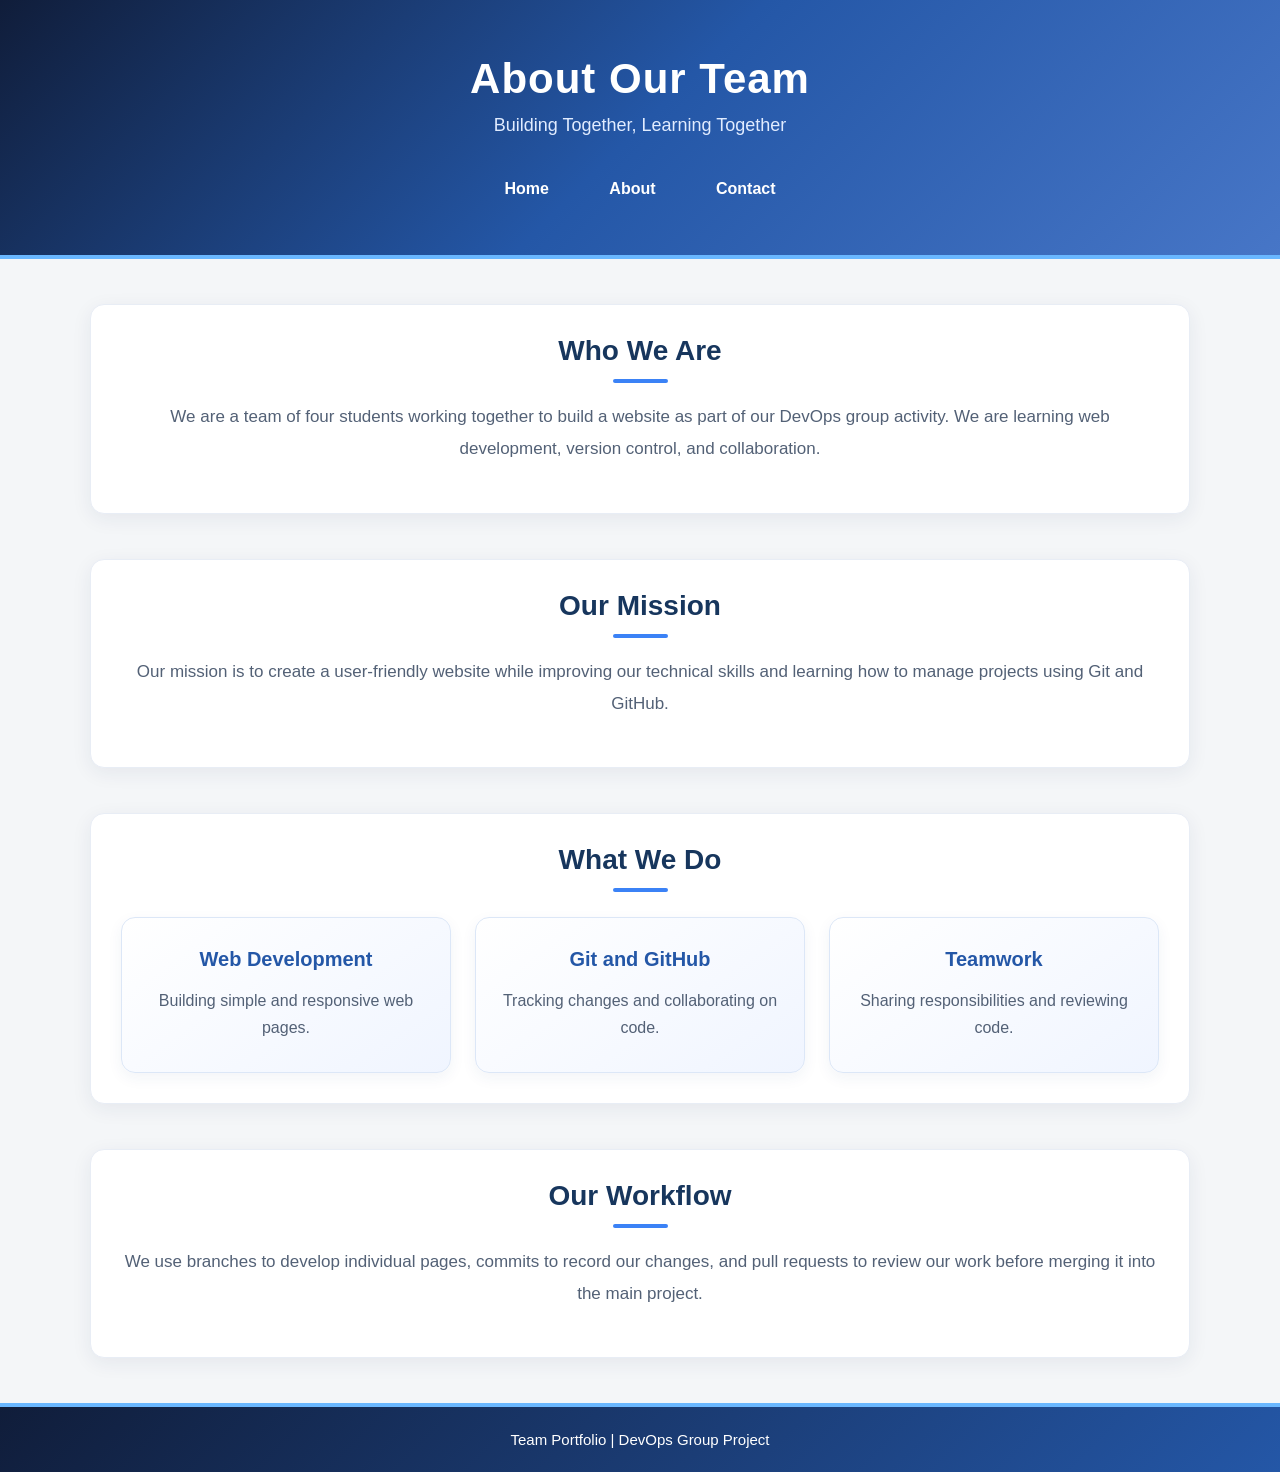
<file: about.html>
<!DOCTYPE html>
<html lang="en">
<head>
    <meta charset="UTF-8">
    <meta name="viewport" content="width=device-width, initial-scale=1.0">
    <title>About Us | Team Portfolio</title>
    <link rel="stylesheet" href="styles.css">
</head>
<body>

    <header class="about-header">
        <h1>About Our Team</h1>
        <p>Building Together, Learning Together</p>

        <nav>
            <a href="index.html">Home</a>
            <a href="about.html">About</a>
            <a href="contact.html">Contact</a>
        </nav>
    </header>

    <main class="about-container">

        <section class="about-section">
            <h2>Who We Are</h2>
            <p>
                We are a team of four students working together
                to build a website as part of our DevOps group
                activity. We are learning web development,
                version control, and collaboration.
            </p>
        </section>

        <section class="about-section">
            <h2>Our Mission</h2>
            <p>
                Our mission is to create a user-friendly website
                while improving our technical skills and learning
                how to manage projects using Git and GitHub.
            </p>
        </section>

        <section class="about-section">
            <h2>What We Do</h2>

            <div class="about-cards">
                <div class="about-card">
                    <h3>Web Development</h3>
                    <p>Building simple and responsive web pages.</p>
                </div>

                <div class="about-card">
                    <h3>Git and GitHub</h3>
                    <p>Tracking changes and collaborating on code.</p>
                </div>

                <div class="about-card">
                    <h3>Teamwork</h3>
                    <p>Sharing responsibilities and reviewing code.</p>
                </div>
            </div>
        </section>

        <section class="about-section">
            <h2>Our Workflow</h2>
            <p>
                We use branches to develop individual pages,
                commits to record our changes, and pull requests
                to review our work before merging it into the
                main project.
            </p>
        </section>

    </main>

    <footer class="about-footer">
        <p>Team Portfolio | DevOps Group Project</p>
    </footer>

</body>
</html>
</file>
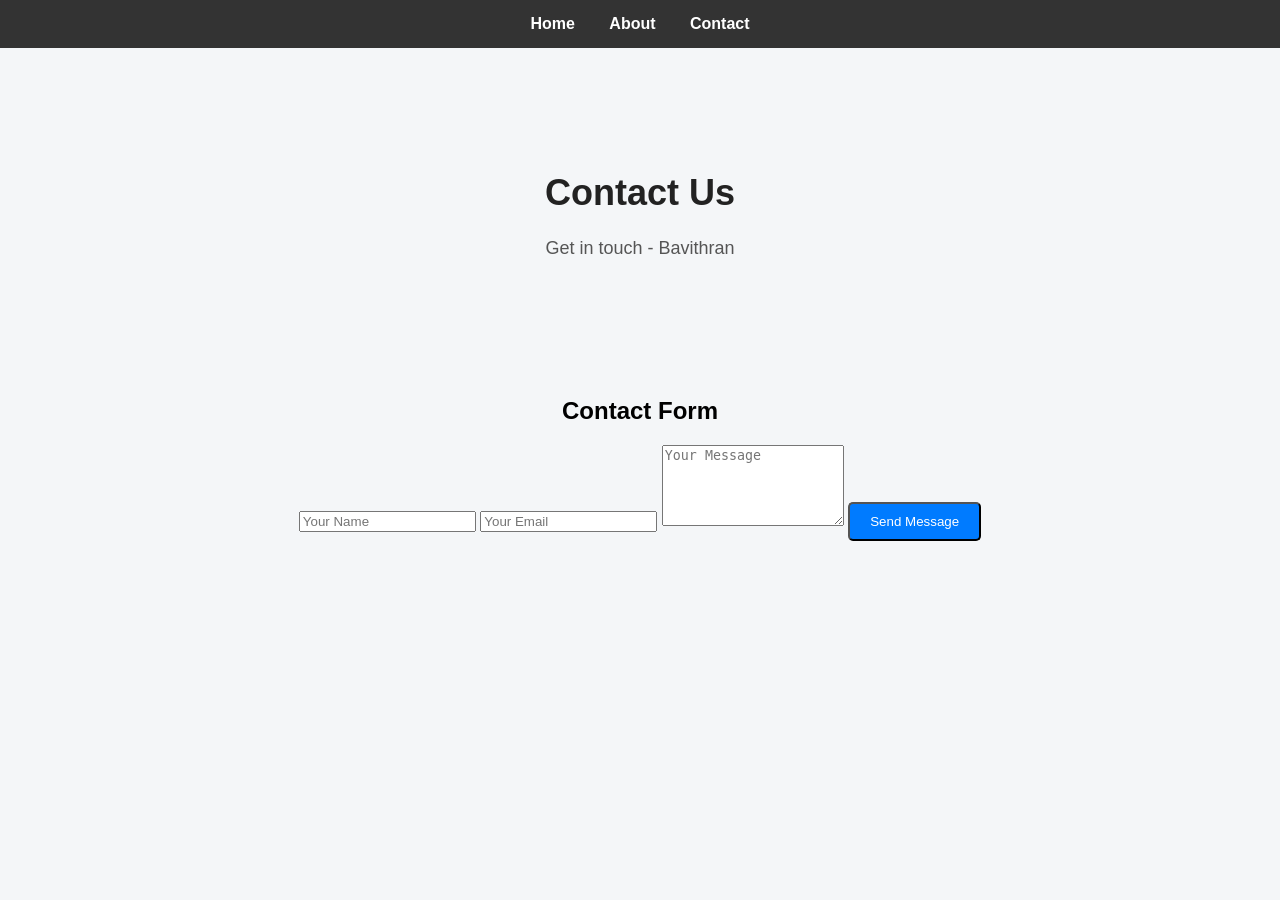
<file: contact.html>
<!DOCTYPE html>
<html lang="en">
<head>
    <meta charset="UTF-8">
    <meta name="viewport" content="width=device-width, initial-scale=1.0">
    <title>Contact - Team Portfolio</title>
    <link rel="stylesheet" href="styles.css">
</head>
<body>
    <nav>
        <a href="index.html">Home</a>
        <a href="about.html">About</a>
        <a href="contact.html">Contact</a>
    </nav>
    <header>
        <h1>Contact Us</h1>
        <p>Get in touch - Bavithran</p>
    </header>
    <section class="contact-container">
        <div class="contact-card">
            <h2>Contact Form</h2>
            <form>
                <input type="text" placeholder="Your Name" required>
                <input type="email" placeholder="Your Email" required>
                <textarea placeholder="Your Message" rows="5" required></textarea>
                <button type="submit" class="btn">Send Message</button>
            </form>
        </div>
    </section>
</body>
</html>
</file>
<file: styles.css>
body {
    font-family: Arial, sans-serif;
    margin: 0;
    padding: 0;
    text-align: center;
    background-color: #f4f6f8;
}

nav {
    background-color: #333;
    padding: 15px;
}

nav a {
    color: white;
    margin: 0 15px;
    text-decoration: none;
    font-weight: bold;
}

nav a:hover {
    text-decoration: underline;
}

header {
    padding: 100px 20px;
}

h1 {
    font-size: 36px;
    color: #222;
}

p {
    font-size: 18px;
    color: #555;
}

.btn {
    display: inline-block;
    margin-top: 20px;
    padding: 10px 20px;
    background-color: #007bff;
    color: white;
    text-decoration: none;
    border-radius: 5px;
}



/* ===== ABOUT PAGE DESIGN ===== */

.about-header {
    background: linear-gradient(135deg, #101d3a, #2457a7, #4776c7);
    color: white;
    padding: 55px 20px 35px;
    text-align: center;
    border-bottom: 4px solid #69b7ff;
}

.about-header h1 {
    color: white;
    font-size: 42px;
    margin: 0 0 12px;
    letter-spacing: 1px;
}

.about-header p {
    color: #e1ecff;
    font-size: 18px;
    margin: 0 0 22px;
}

.about-header nav {
    background: transparent;
    padding: 12px;
}

.about-header nav a {
    display: inline-block;
    color: white;
    text-decoration: none;
    font-weight: bold;
    margin: 0 8px;
    padding: 10px 20px;
    border-radius: 25px;
    transition: background 0.3s, transform 0.3s;
}

.about-header nav a:hover {
    background: rgba(255, 255, 255, 0.18);
    transform: translateY(-3px);
}

/* Main Content */

.about-container {
    max-width: 1100px;
    margin: 45px auto;
    padding: 0 25px;
}

.about-section {
    margin-bottom: 45px;
    padding: 30px;
    background: white;
    border-radius: 14px;
    box-shadow: 0 5px 20px rgba(22, 45, 85, 0.07);
    border: 1px solid #e8edf5;
}

.about-section h2 {
    color: #17365d;
    font-size: 28px;
    margin-top: 0;
    margin-bottom: 18px;
}

.about-section h2::after {
    content: "";
    display: block;
    width: 55px;
    height: 4px;
    background: #3b82f6;
    margin: 12px auto 0;
    border-radius: 5px;
}

.about-section p {
    color: #536176;
    font-size: 17px;
    line-height: 1.9;
}

/* Feature Cards */

.about-cards {
    display: flex;
    justify-content: center;
    align-items: stretch;
    flex-wrap: wrap;
    gap: 24px;
    margin-top: 25px;
}

.about-card {
    flex: 1 1 220px;
    max-width: 320px;
    padding: 30px 22px;
    background: linear-gradient(145deg, #ffffff, #f0f5ff);
    border: 1px solid #dce7f7;
    border-radius: 14px;
    box-shadow: 0 5px 15px rgba(30, 64, 120, 0.06);
    transition: transform 0.3s, box-shadow 0.3s;
}

.about-card:hover {
    transform: translateY(-8px);
    box-shadow: 0 12px 25px rgba(30, 64, 120, 0.15);
    border-color: #8bb9ff;
}

.about-card h3 {
    color: #2457a7;
    font-size: 20px;
    margin-top: 0;
    margin-bottom: 15px;
}

.about-card p {
    font-size: 16px;
    line-height: 1.7;
    margin-bottom: 0;
}

/* Footer */

.about-footer {
    background: linear-gradient(135deg, #101d3a, #2457a7);
    padding: 24px 15px;
    border-top: 4px solid #69b7ff;
}

.about-footer p {
    color: #ffffff;
    font-size: 15px;
    margin: 0;
}

/* Responsive Design */

@media (max-width: 600px) {
    .about-header {
        padding: 35px 15px 25px;
    }

    .about-header h1 {
        font-size: 30px;
    }

    .about-header p {
        font-size: 16px;
    }

    .about-header nav a {
        margin: 4px;
        padding: 9px 12px;
    }

    .about-container {
        margin: 25px auto;
        padding: 0 12px;
    }

    .about-section {
        padding: 22px 16px;
        margin-bottom: 25px;
    }

    .about-section h2 {
        font-size: 24px;
    }

    .about-card {
        max-width: none;
        flex-basis: 100%;
    }
}
</file>
